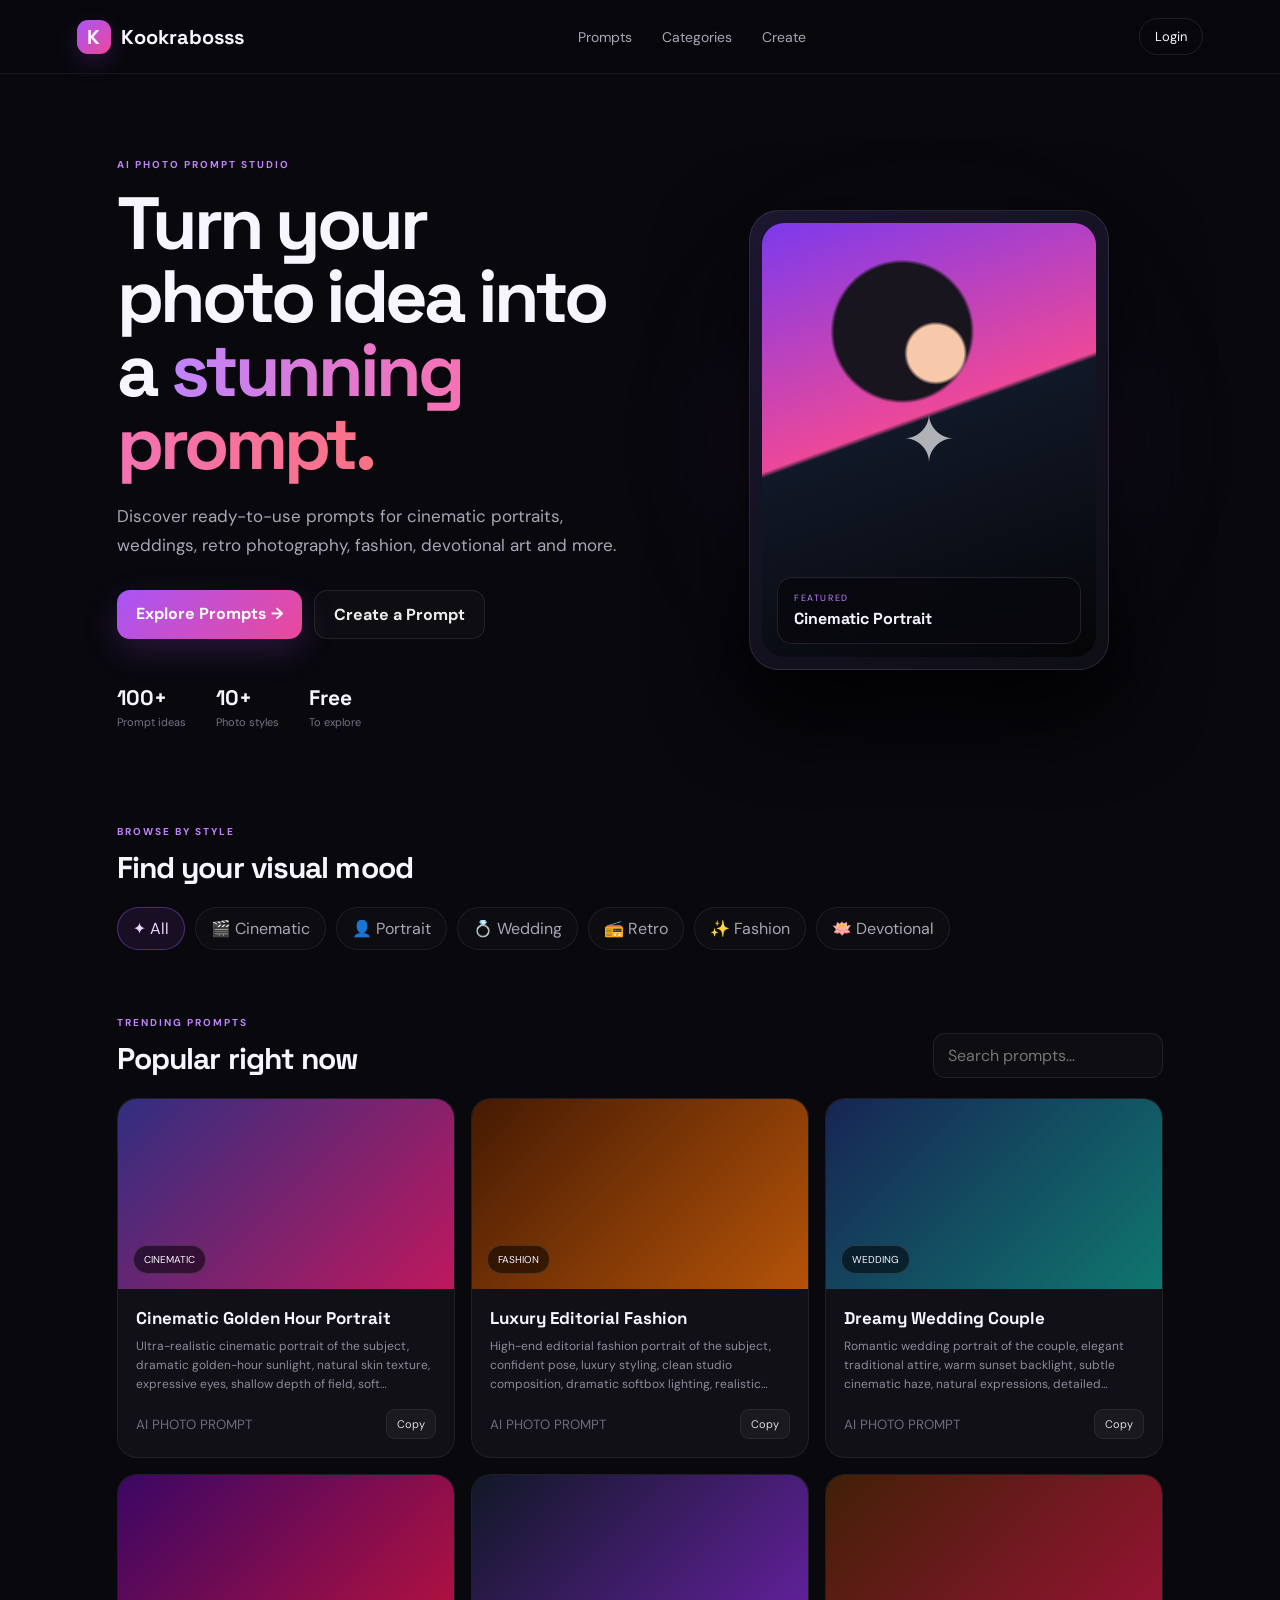
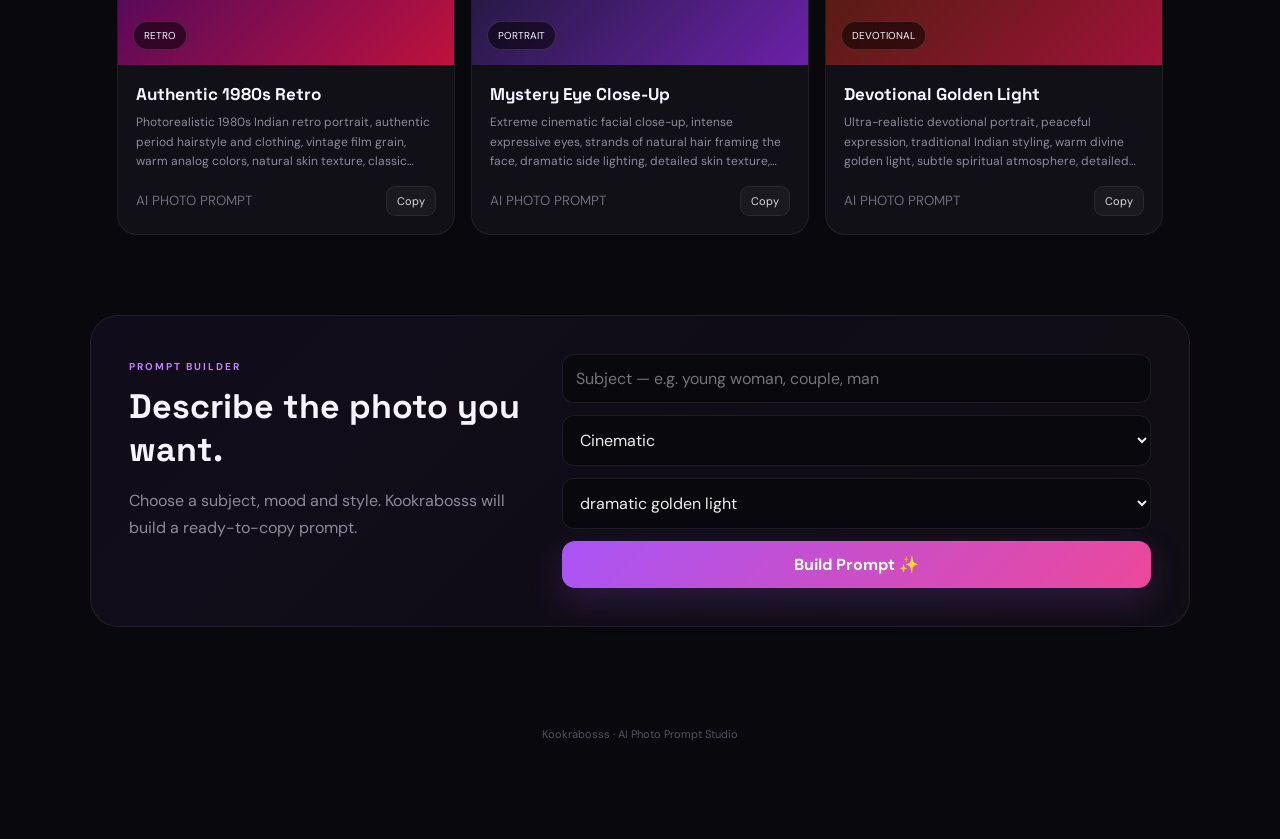
<file: index.html>
<!doctype html><html lang="en"><head><meta charset="UTF-8"><meta name="viewport" content="width=device-width,initial-scale=1"><meta name="description" content="Kookrabosss — AI photo prompts for cinematic portraits, weddings, retro looks, fashion and creative photography."><meta name="theme-color" content="#08080d"><title>Kookrabosss — AI Photo Prompts</title><link rel="stylesheet" href="style.css"></head><body><header class="top"><a class="brand" href="index.html"><span class="brand-mark">K</span><span>Kookrabosss</span></a><nav class="desktop-nav"><a href="#prompts">Prompts</a><a href="#categories">Categories</a><a href="#create">Create</a></nav><a class="account" href="login.html">Login</a></header><main><section class="hero"><div class="hero-copy"><span class="eyebrow">AI PHOTO PROMPT STUDIO</span><h1>Turn your photo idea into a <em>stunning prompt.</em></h1><p>Discover ready-to-use prompts for cinematic portraits, weddings, retro photography, fashion, devotional art and more.</p><div class="hero-actions"><a class="primary" href="#prompts">Explore Prompts <span>→</span></a><a class="ghost" href="#create">Create a Prompt</a></div><div class="hero-stats"><div><b>100+</b><span>Prompt ideas</span></div><div><b>10+</b><span>Photo styles</span></div><div><b>Free</b><span>To explore</span></div></div></div><div class="hero-art"><div class="art-glow"></div><div class="portrait-card"><div class="portrait-image">✦</div><div class="portrait-label"><span>FEATURED</span><b>Cinematic Portrait</b></div></div></div></section><section id="categories"><div class="section-title"><div><span class="eyebrow">BROWSE BY STYLE</span><h2>Find your visual mood</h2></div></div><div class="category-row"><button class="category active" data-filter="all">✦ All</button><button class="category" data-filter="cinematic">🎬 Cinematic</button><button class="category" data-filter="portrait">👤 Portrait</button><button class="category" data-filter="wedding">💍 Wedding</button><button class="category" data-filter="retro">📻 Retro</button><button class="category" data-filter="fashion">✨ Fashion</button><button class="category" data-filter="devotional">🪷 Devotional</button></div></section><section id="prompts"><div class="section-title"><div><span class="eyebrow">TRENDING PROMPTS</span><h2>Popular right now</h2></div><input id="promptSearch" class="search" placeholder="Search prompts..."></div><div id="promptGrid" class="prompt-grid"></div></section><section id="create" class="create-box"><div><span class="eyebrow">PROMPT BUILDER</span><h2>Describe the photo you want.</h2><p>Choose a subject, mood and style. Kookrabosss will build a ready-to-copy prompt.</p></div><div class="builder"><input id="subject" placeholder="Subject — e.g. young woman, couple, man"><select id="style"><option value="cinematic">Cinematic</option><option value="portrait">Portrait</option><option value="wedding">Wedding</option><option value="retro">Retro 1980s</option><option value="fashion">Fashion</option><option value="devotional">Devotional</option></select><select id="mood"><option>dramatic golden light</option><option>soft natural light</option><option>moody studio lighting</option><option>dreamy sunset atmosphere</option><option>luxury editorial mood</option></select><button class="primary" id="buildBtn">Build Prompt ✨</button><div id="output" class="output hidden"><div id="outputText"></div><button class="copy" id="copyBtn">Copy Prompt</button></div></div></section></main><nav class="bottom-menu"><a class="active" href="index.html">⌂<span>Home</span></a><a href="#prompts">✦<span>Prompts</span></a><a href="#create">＋<span>Create</span></a><a href="login.html">◯<span>Account</span></a></nav><footer>Kookrabosss · AI Photo Prompt Studio</footer><script src="app.js"></script></body></html>
</file>
<file: style.css>
@import url('https://fonts.googleapis.com/css2?family=DM+Sans:wght@400;500;600;700&family=Space+Grotesk:wght@500;600;700&display=swap');*{box-sizing:border-box}html{scroll-behavior:smooth;background:#08080d}body{margin:0;background:#08080d;color:#f7f5ff;font-family:'DM Sans',system-ui,sans-serif;min-height:100vh;padding-bottom:78px}a{text-decoration:none;color:inherit}button,input,select{font:inherit}.top{height:74px;position:sticky;top:0;z-index:20;background:rgba(8,8,13,.84);backdrop-filter:blur(18px);border-bottom:1px solid #ffffff10;display:flex;align-items:center;justify-content:space-between;padding:0 6%}.brand{display:flex;align-items:center;gap:10px;font-family:'Space Grotesk';font-weight:700;font-size:20px}.brand-mark{width:34px;height:34px;border-radius:11px;display:grid;place-items:center;background:linear-gradient(135deg,#a855f7,#ec4899);box-shadow:0 8px 25px #a855f733}.desktop-nav{display:flex;gap:30px;color:#a9a6b8;font-size:14px}.desktop-nav a:hover{color:#fff}.account{border:1px solid #ffffff18;padding:9px 15px;border-radius:999px;font-size:13px}.hero{max-width:1200px;margin:auto;padding:78px 6% 65px;display:grid;grid-template-columns:1.05fr .95fr;gap:60px;align-items:center}.eyebrow{font-size:10px;letter-spacing:.2em;font-weight:700;color:#c084fc}.hero h1{font-family:'Space Grotesk';font-size:clamp(42px,6vw,74px);line-height:.99;letter-spacing:-.055em;margin:14px 0 22px;max-width:720px}.hero h1 em{font-style:normal;background:linear-gradient(90deg,#c084fc,#f472b6,#fb7185);-webkit-background-clip:text;background-clip:text;color:transparent}.hero p{color:#a9a6b8;max-width:600px;font-size:17px;line-height:1.7}.hero-actions{display:flex;gap:12px;margin-top:30px;flex-wrap:wrap}.primary,.ghost,.copy{border:0;border-radius:13px;padding:13px 19px;font-weight:700;cursor:pointer}.primary{background:linear-gradient(135deg,#a855f7,#ec4899);color:white;box-shadow:0 12px 35px #a855f733}.primary:hover{transform:translateY(-1px)}.ghost{border:1px solid #ffffff16;background:#ffffff06;color:#eee}.hero-stats{display:flex;gap:30px;margin-top:45px}.hero-stats div{display:flex;flex-direction:column;gap:4px}.hero-stats b{font-family:'Space Grotesk';font-size:21px}.hero-stats span{font-size:11px;color:#777486}.hero-art{min-height:480px;display:grid;place-items:center;position:relative}.art-glow{position:absolute;width:330px;height:330px;border-radius:50%;background:#a855f733;filter:blur(70px)}.portrait-card{position:relative;width:min(360px,82%);height:460px;border:1px solid #ffffff18;border-radius:30px;background:linear-gradient(145deg,#1c1630,#0e0e15);padding:12px;box-shadow:0 35px 90px #000}.portrait-image{height:100%;border-radius:22px;background:radial-gradient(circle at 52% 30%,#f7c8aa 0 8%,transparent 9%),radial-gradient(circle at 42% 25%,#19151f 0 18%,transparent 19%),linear-gradient(160deg,#7c3aed,#ec4899 45%,#111827 46%,#050507);display:grid;place-items:center;font-size:65px;color:#ffffffaa}.portrait-label{position:absolute;left:27px;right:27px;bottom:25px;padding:14px 16px;border:1px solid #ffffff1c;background:#08080dcc;backdrop-filter:blur(14px);border-radius:15px}.portrait-label span{display:block;font-size:9px;letter-spacing:.18em;color:#c084fc;margin-bottom:4px}.portrait-label b{font-family:'Space Grotesk';font-size:16px}.section-title{max-width:1200px;margin:auto;padding:25px 6% 20px;display:flex;justify-content:space-between;align-items:end;gap:20px}.section-title h2{font-family:'Space Grotesk';font-size:30px;margin:8px 0 0;letter-spacing:-.03em}.category-row{max-width:1200px;margin:auto;padding:0 6% 35px;display:flex;gap:10px;overflow-x:auto;scrollbar-width:none}.category-row::-webkit-scrollbar{display:none}.category{white-space:nowrap;border:1px solid #ffffff12;background:#ffffff05;color:#aaa6b7;border-radius:999px;padding:10px 15px;cursor:pointer}.category.active,.category:hover{background:#a855f71a;color:#e9d5ff;border-color:#a855f766}.search{width:230px;background:#ffffff06;border:1px solid #ffffff14;color:#fff;border-radius:12px;padding:11px 14px;outline:0}.search:focus{border-color:#a855f766}.prompt-grid{max-width:1200px;margin:auto;padding:0 6% 60px;display:grid;grid-template-columns:repeat(3,1fr);gap:16px}.prompt-card{background:#101016;border:1px solid #ffffff10;border-radius:20px;overflow:hidden;transition:.25s}.prompt-card:hover{transform:translateY(-4px);border-color:#ffffff22}.prompt-cover{height:190px;display:flex;align-items:end;padding:15px;background:linear-gradient(135deg,#312e81,#be185d)}.prompt-card:nth-child(2) .prompt-cover{background:linear-gradient(135deg,#451a03,#b45309)}.prompt-card:nth-child(3) .prompt-cover{background:linear-gradient(135deg,#172554,#0f766e)}.prompt-card:nth-child(4) .prompt-cover{background:linear-gradient(135deg,#3b0764,#be123c)}.prompt-card:nth-child(5) .prompt-cover{background:linear-gradient(135deg,#111827,#6b21a8)}.prompt-card:nth-child(6) .prompt-cover{background:linear-gradient(135deg,#422006,#9f1239)}.cover-tag{font-size:10px;background:#0008;border:1px solid #fff2;padding:7px 10px;border-radius:999px}.prompt-body{padding:18px}.prompt-body h3{font-family:'Space Grotesk';margin:0 0 8px;font-size:17px}.prompt-body p{font-size:12px;line-height:1.6;color:#8e8a9b;margin:0;display:-webkit-box;-webkit-line-clamp:3;-webkit-box-orient:vertical;overflow:hidden}.prompt-footer{display:flex;justify-content:space-between;align-items:center;margin-top:15px}.prompt-footer small{color:#6f6b7c}.small-copy{background:#ffffff0a;border:1px solid #ffffff12;color:#ddd;padding:7px 10px;border-radius:9px;cursor:pointer;font-size:11px}.create-box{max-width:1100px;margin:20px auto 80px;padding:38px;border:1px solid #ffffff12;border-radius:28px;background:linear-gradient(135deg,#110c1b,#100d13);display:grid;grid-template-columns:.8fr 1.2fr;gap:40px}.create-box h2{font-family:'Space Grotesk';font-size:34px;margin:10px 0}.create-box p{color:#8e8a9b;line-height:1.7}.builder{display:grid;gap:12px}.builder input,.builder select{width:100%;background:#08080d;color:#eee;border:1px solid #ffffff14;border-radius:12px;padding:13px;outline:0}.output{border:1px solid #a855f744;background:#a855f70d;border-radius:14px;padding:15px}.output #outputText{font-size:13px;line-height:1.65;color:#ddd;margin-bottom:12px}.copy{background:#fff;color:#111;padding:9px 13px}.bottom-menu{display:none}footer{text-align:center;color:#555260;font-size:11px;padding:20px}.hidden{display:none!important}@media(max-width:850px){.desktop-nav{display:none}.hero{grid-template-columns:1fr;padding-top:55px}.hero-art{min-height:390px}.portrait-card{height:390px}.prompt-grid{grid-template-columns:1fr 1fr}.create-box{margin:10px 4% 60px;grid-template-columns:1fr;padding:28px}.section-title{align-items:stretch;flex-direction:column}.search{width:100%}}@media(max-width:600px){.top{padding:0 4%;height:65px}.account{padding:8px 12px}.hero{padding:45px 5% 35px;gap:25px}.hero h1{font-size:43px}.hero p{font-size:15px}.hero-stats{gap:18px}.hero-art{min-height:350px}.portrait-card{height:350px}.section-title{padding:20px 5% 16px}.category-row{padding:0 5% 28px}.prompt-grid{grid-template-columns:1fr;padding:0 5% 45px}.prompt-cover{height:180px}.create-box h2{font-size:28px}.bottom-menu{position:fixed;display:flex;left:12px;right:12px;bottom:12px;height:62px;border:1px solid #ffffff14;background:#111118ed;backdrop-filter:blur(18px);border-radius:20px;z-index:30;box-shadow:0 15px 40px #000}.bottom-menu a{flex:1;text-align:center;color:#777484;font-size:18px;padding:9px}.bottom-menu a span{display:block;font-size:9px;margin-top:2px}.bottom-menu a.active,.bottom-menu a:hover{color:#f3e8ff}.brand{font-size:18px}}
</file>
